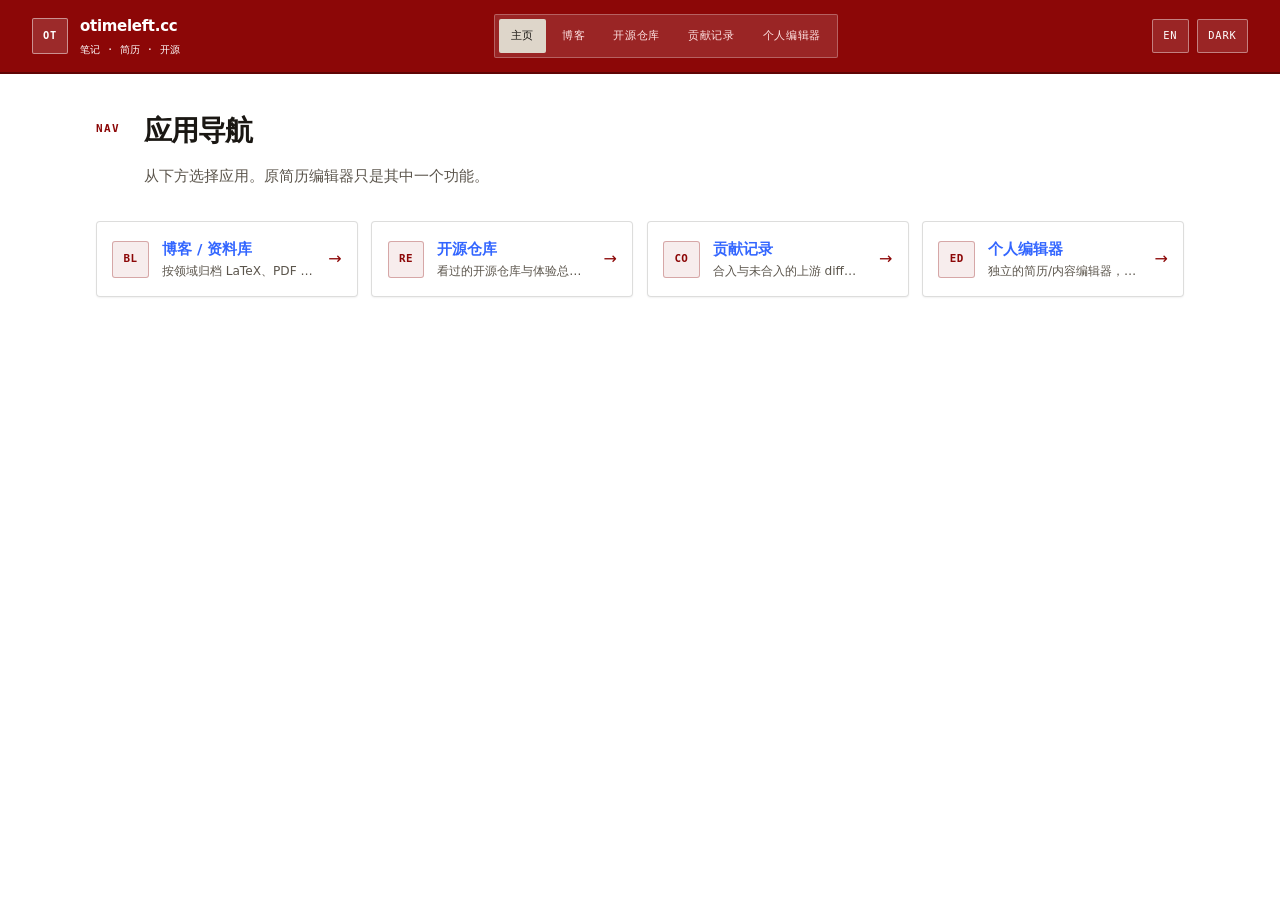
<file: index.html>
<!doctype html>
<html lang="zh-CN" data-theme="light">
  <head>
    <meta charset="UTF-8" />
    <meta name="viewport" content="width=device-width, initial-scale=1.0" />
    <title>otimeleft.cc — Notes · CV · Open Source</title>
    <meta name="description" content="Single navigation for notes, CV, open-source repositories, and upstream contribution diffs." />
    <meta name="author" content="otimeleft.cc" />
    <link rel="stylesheet" href="assets/css/site.css" />
  </head>
  <body data-page="home">
    <div class="app">
      <header id="masthead" class="masthead"></header>
      <main class="main" id="page-root"></main>
    </div>
    <script src="assets/js/registry.js"></script>
    <script src="assets/js/store.js"></script>
    <script src="assets/js/data.js"></script>
    <script src="assets/js/entries.js"></script>
    <script src="assets/js/app.js"></script>
  </body>
</html>
</file>
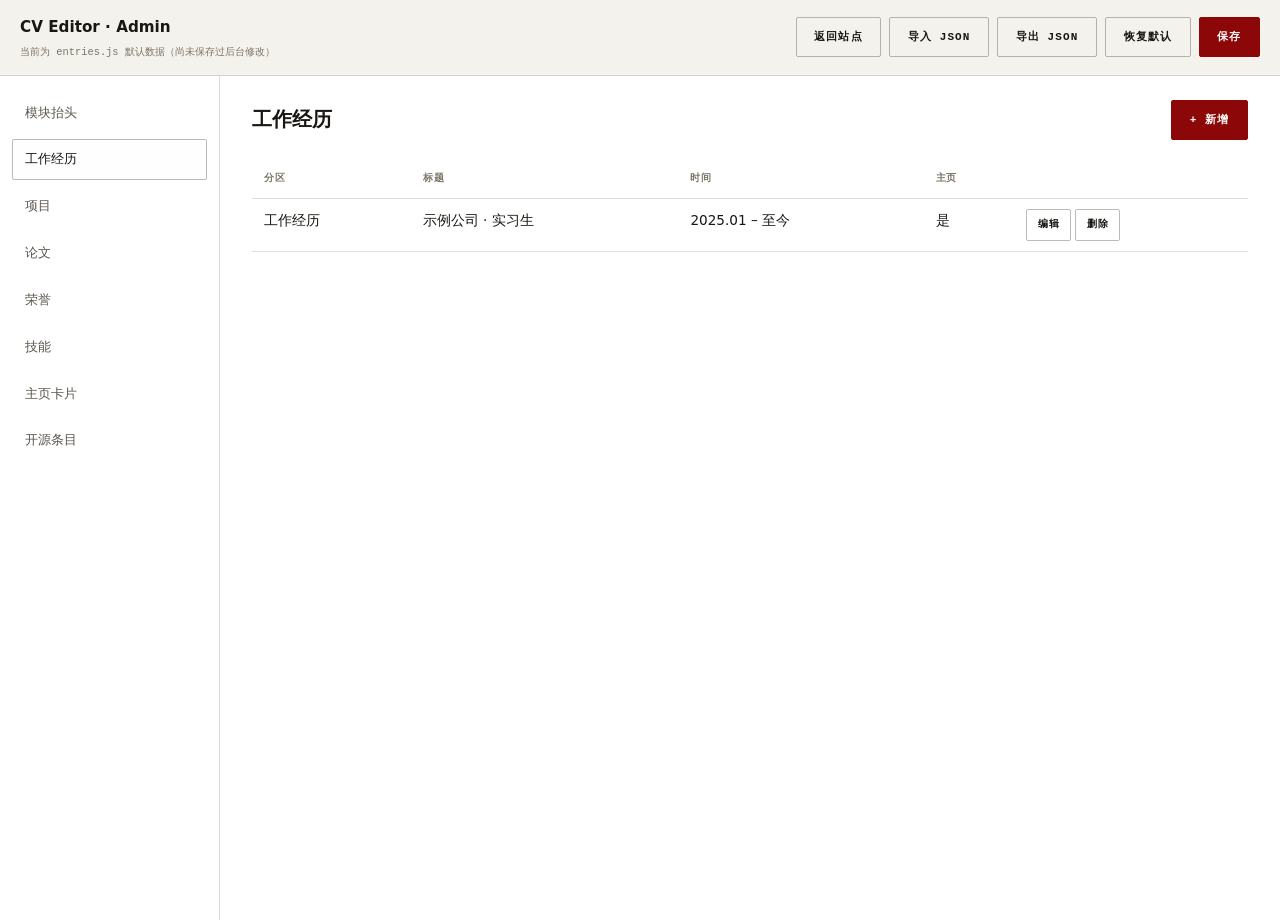
<file: admin.html>
<!doctype html>
<html lang="zh-CN" data-theme="light">
  <head>
    <meta charset="UTF-8" />
    <meta name="viewport" content="width=device-width, initial-scale=1.0" />
    <title>内容管理 · CV Editor</title>
    <link rel="stylesheet" href="assets/css/site.css" />
    <link rel="stylesheet" href="assets/css/admin.css" />
  </head>
  <body class="admin-body">
    <div class="admin-shell">
      <header class="admin-topbar">
        <div>
          <strong>CV Editor · Admin</strong>
          <span id="admin-store-hint"></span>
        </div>
        <div class="admin-topbar__actions">
          <a class="btn" href="index.html">返回站点</a>
          <button type="button" class="btn" id="admin-import-json">导入 JSON</button>
          <input type="file" id="admin-import-file" accept=".json,application/json" hidden />
          <button type="button" class="btn" id="admin-export-json">导出 JSON</button>
          <button type="button" class="btn" id="admin-reset">恢复默认</button>
          <button type="button" class="btn btn--primary" id="admin-save">保存</button>
        </div>
      </header>
      <div class="admin-layout">
        <nav class="admin-nav" id="admin-nav"></nav>
        <main class="admin-main" id="admin-main"></main>
      </div>
    </div>
    <div class="admin-modal" id="admin-modal" hidden>
      <div class="admin-modal__backdrop" data-close></div>
      <div class="admin-modal__panel">
        <header class="admin-modal__head">
          <h2 id="admin-modal-title"></h2>
          <button type="button" class="admin-modal__close" data-close aria-label="Close">×</button>
        </header>
        <form id="admin-modal-form" class="admin-modal__body"></form>
        <footer class="admin-modal__foot">
          <button type="button" class="btn" data-close>取消</button>
          <button type="button" class="btn btn--primary" id="admin-modal-submit">保存</button>
        </footer>
      </div>
    </div>
    <script src="assets/js/registry.js"></script>
    <script src="assets/js/store.js"></script>
    <script src="assets/js/data.js"></script>
    <script src="assets/js/entries.js"></script>
    <script src="assets/js/admin.js"></script>
  </body>
</html>
</file>
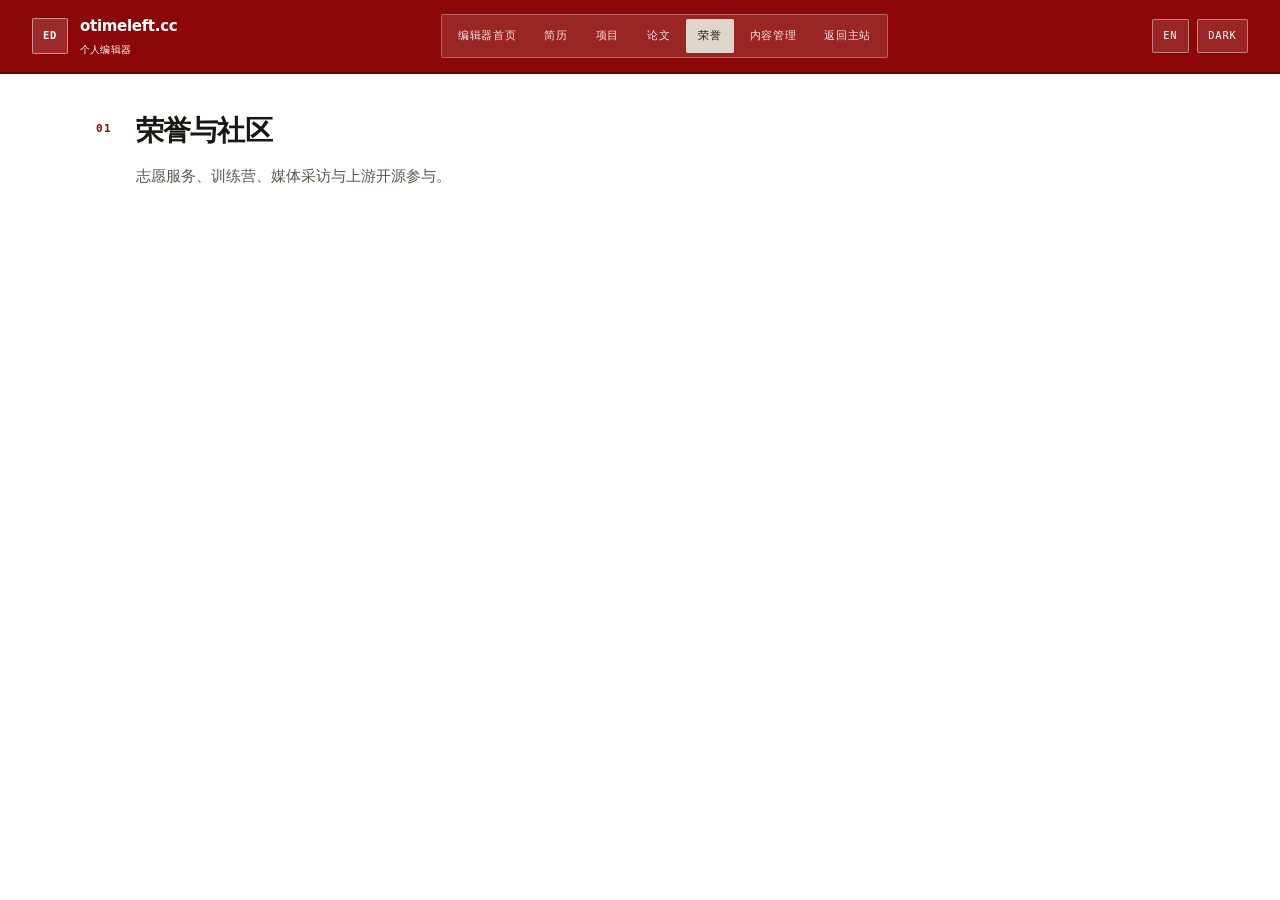
<file: awards.html>
<!doctype html>
<html lang="zh-CN" data-theme="light">
  <head>
    <meta charset="UTF-8" />
    <meta name="viewport" content="width=device-width, initial-scale=1.0" />
    <title>荣誉 | CV Editor</title>
    <meta name="description" content="Honors, volunteer work, training camps, and open-source participation." />
    <link rel="stylesheet" href="assets/css/site.css" />
  </head>
  <body data-nav="editor" data-page="awards">
    <div class="app">
      <header id="masthead" class="masthead"></header>
      <main class="main" id="page-root"></main>
    </div>
    <script src="assets/js/registry.js"></script>
    <script src="assets/js/store.js"></script>
    <script src="assets/js/data.js"></script>
    <script src="assets/js/entries.js"></script>
    <script src="assets/js/app.js"></script>
  </body>
</html>
</file>
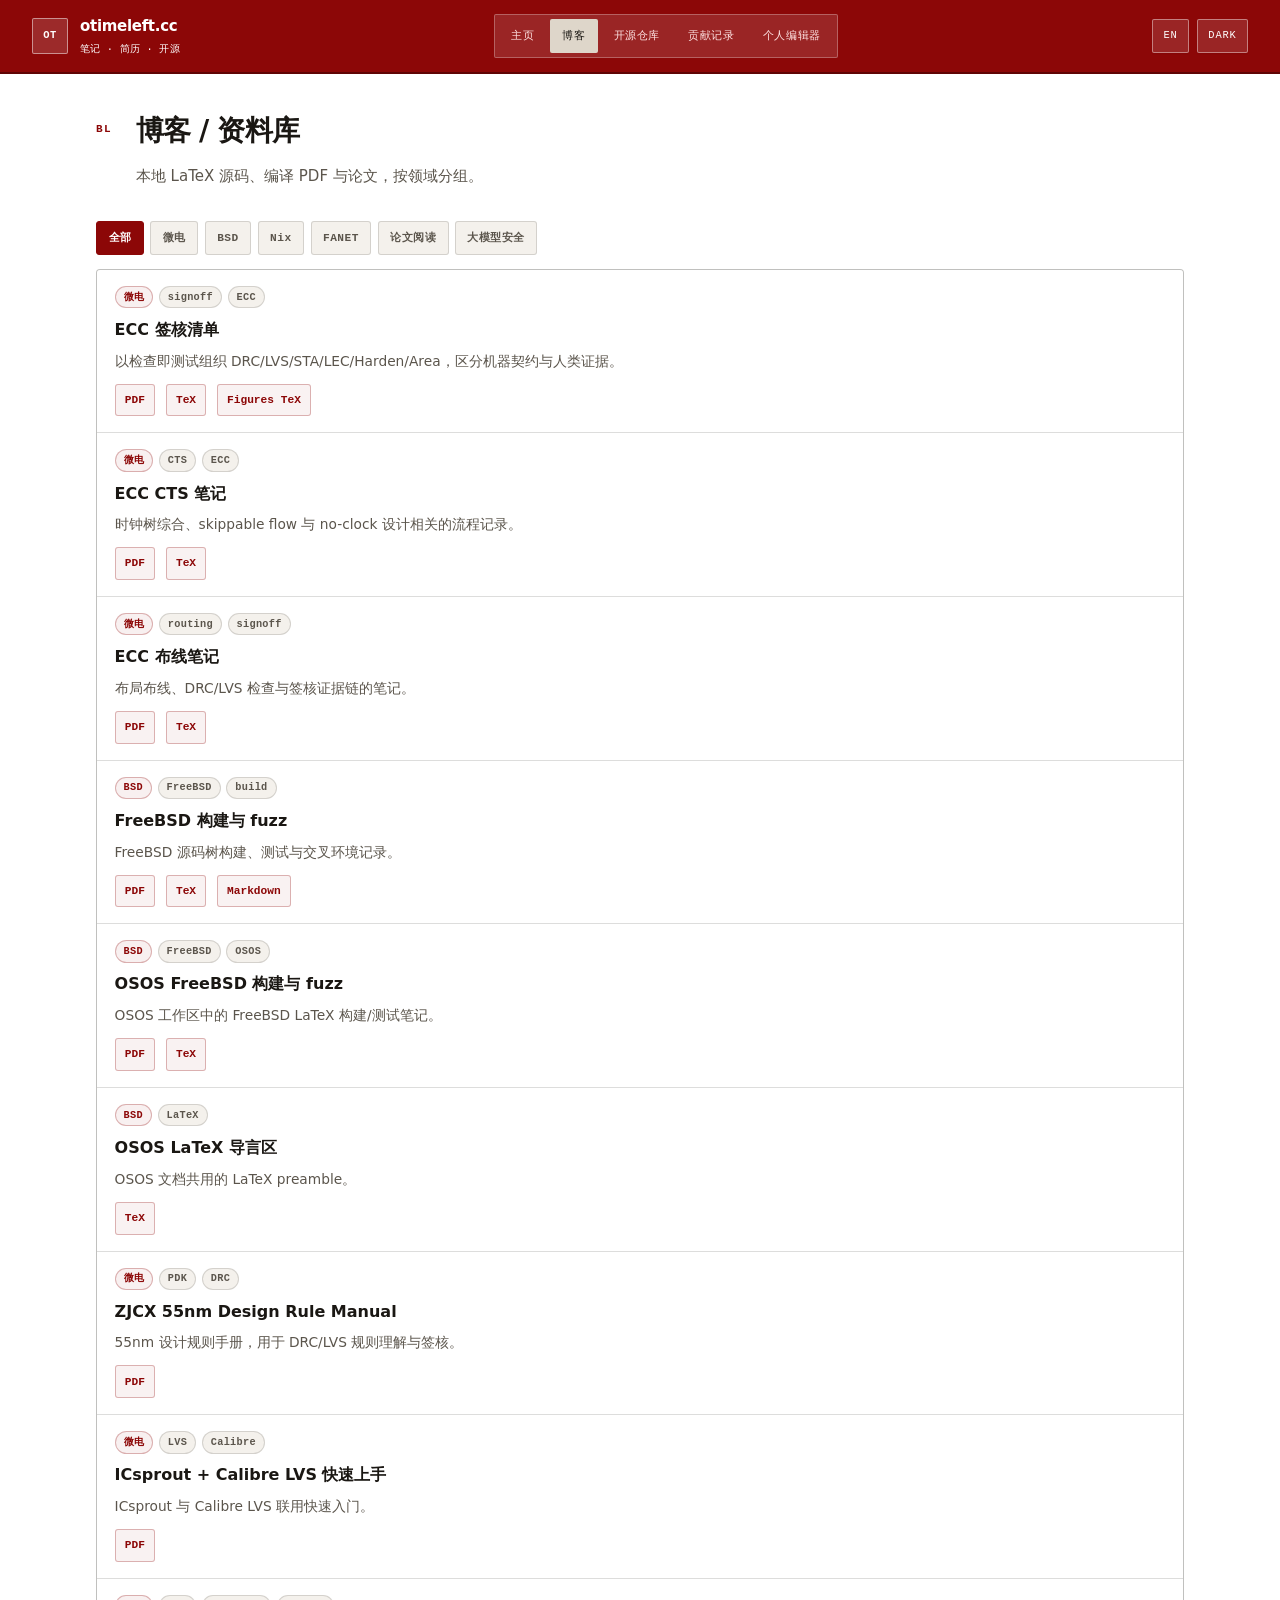
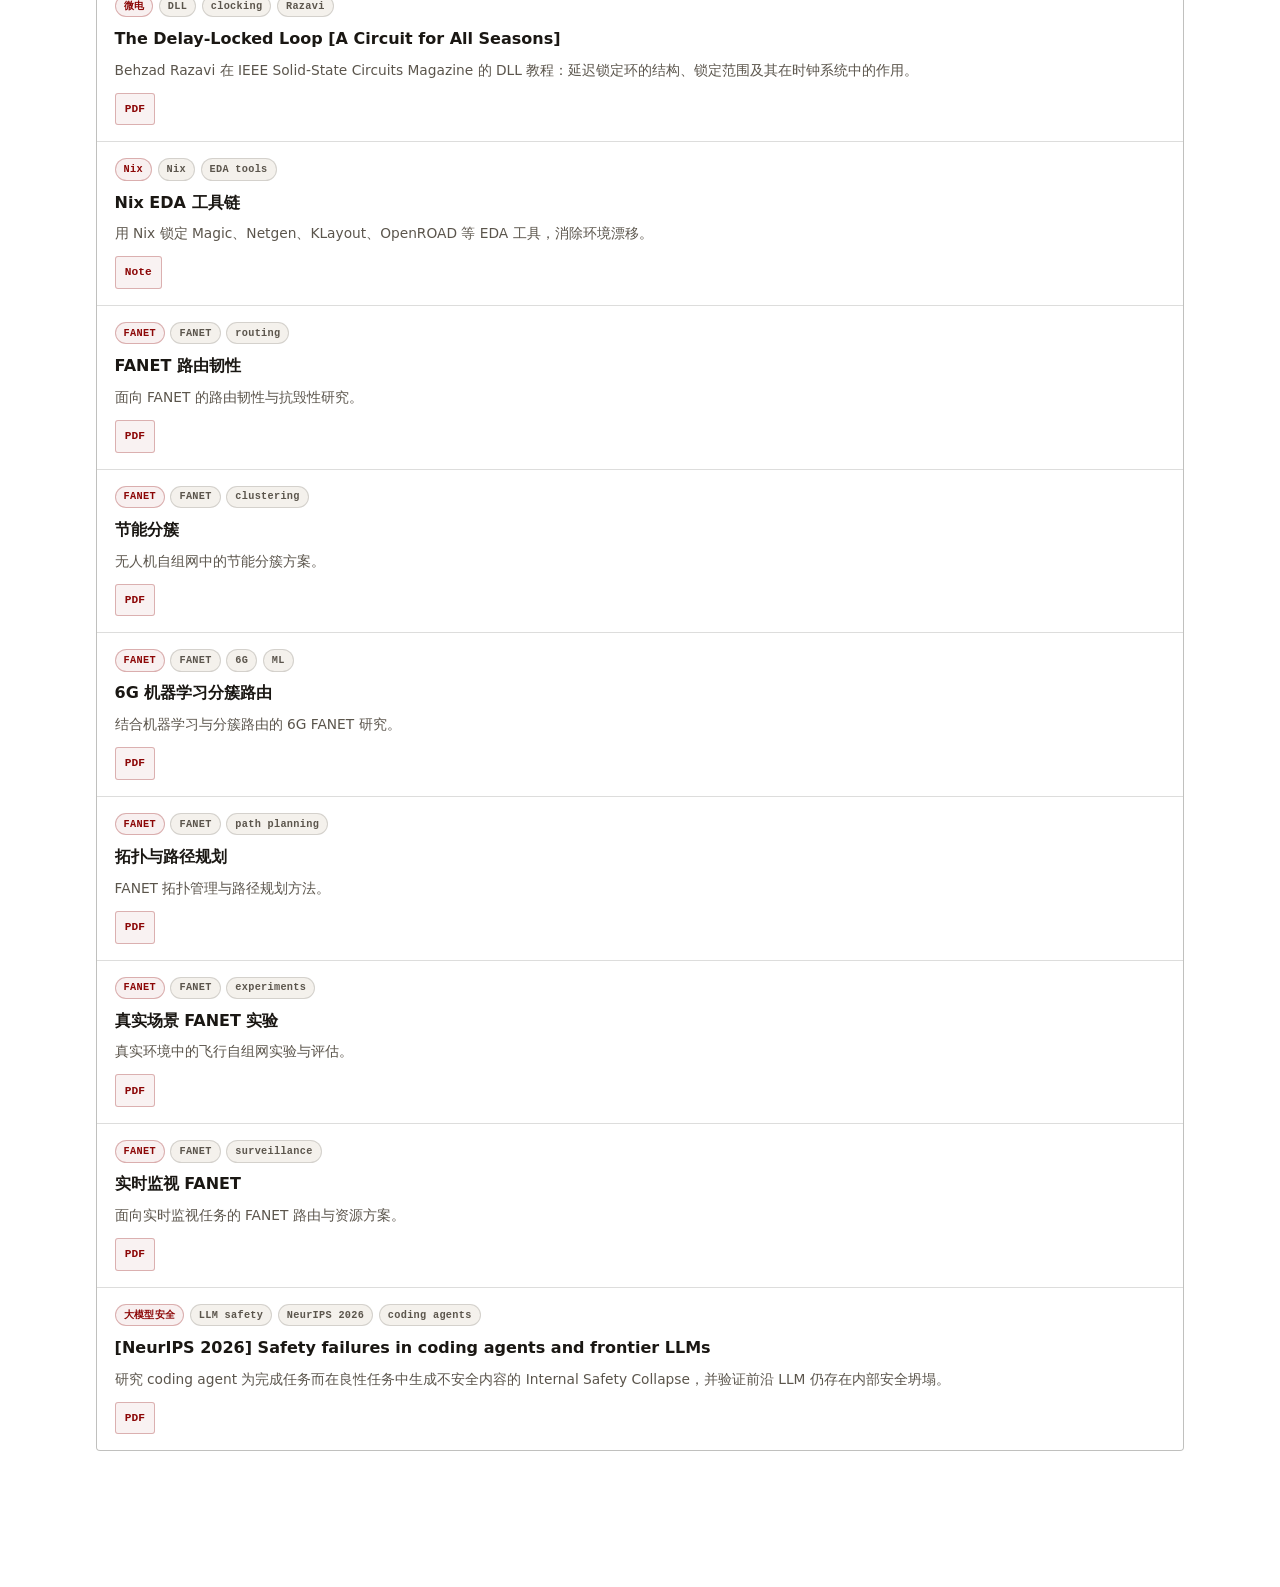
<file: blog.html>
<!doctype html>
<html lang="zh-CN" data-theme="light">
  <head>
    <meta charset="UTF-8" />
    <meta name="viewport" content="width=device-width, initial-scale=1.0" />
    <title>博客 | otimeleft.cc</title>
    <meta name="description" content="Local LaTeX, PDF, and paper library grouped by domain." />
    <link rel="stylesheet" href="assets/css/site.css" />
  </head>
  <body data-page="blog">
    <div class="app">
      <header id="masthead" class="masthead"></header>
      <main class="main" id="page-root"></main>
    </div>
    <script src="assets/js/registry.js"></script>
    <script src="assets/js/store.js"></script>
    <script src="assets/js/data.js"></script>
    <script src="assets/js/entries.js"></script>
    <script src="assets/js/catalog.js"></script>
    <script src="assets/js/local-catalog.js"></script>
    <script src="assets/js/app.js"></script>
  </body>
</html>
</file>
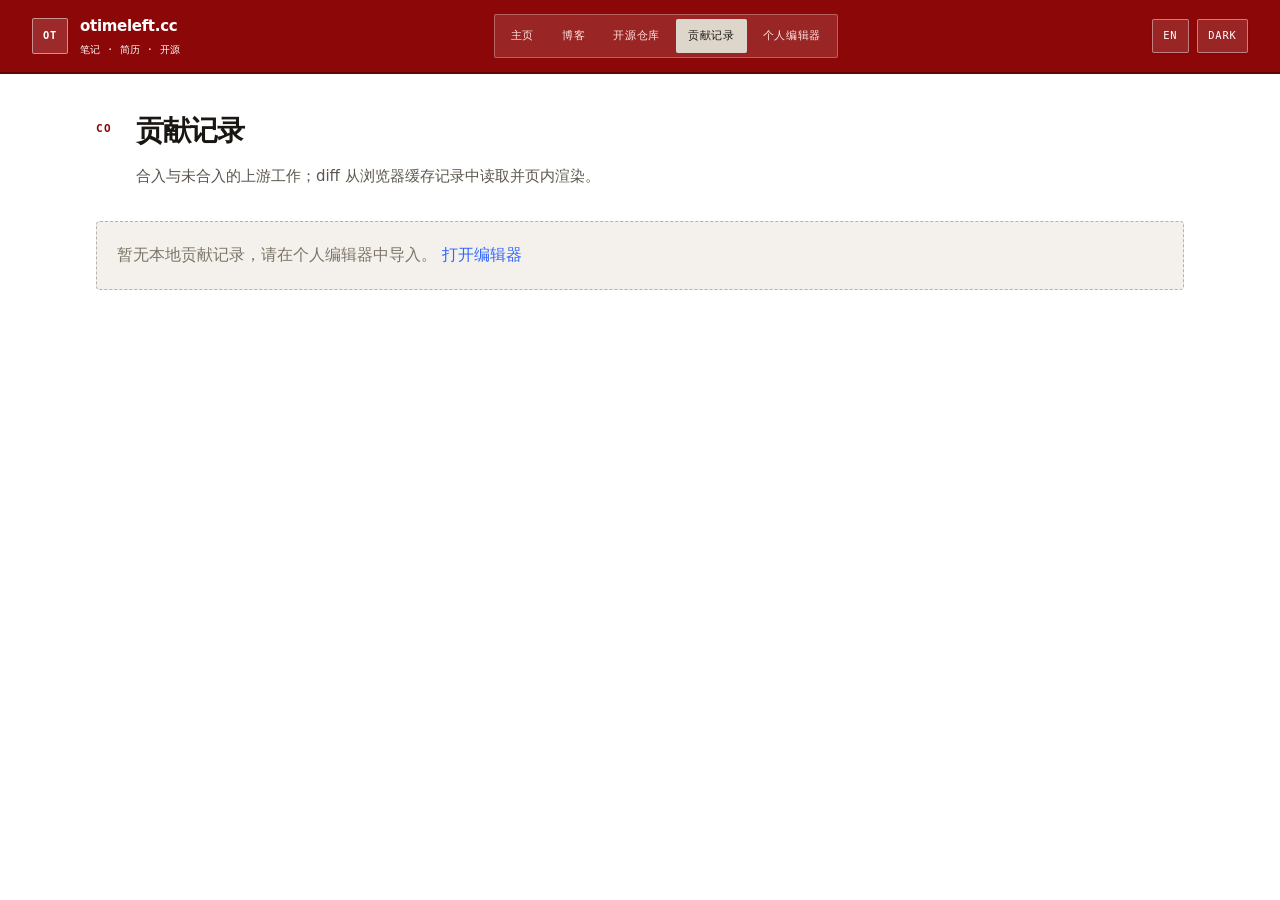
<file: contributions.html>
<!doctype html>
<html lang="zh-CN" data-theme="light">
  <head>
    <meta charset="UTF-8" />
    <meta name="viewport" content="width=device-width, initial-scale=1.0" />
    <title>贡献记录 | otimeleft.cc</title>
    <meta name="description" content="Merged and unmerged upstream contribution diffs." />
    <link rel="stylesheet" href="assets/css/site.css" />
  </head>
  <body data-page="contributions">
    <div class="app">
      <header id="masthead" class="masthead"></header>
      <main class="main" id="page-root"></main>
    </div>
    <script src="assets/js/registry.js"></script>
    <script src="assets/js/store.js"></script>
    <script src="assets/js/data.js"></script>
    <script src="assets/js/entries.js"></script>
    <script src="assets/js/catalog.js"></script>
    <script src="assets/js/local-catalog.js"></script>
    <script src="assets/js/app.js"></script>
  </body>
</html>
</file>
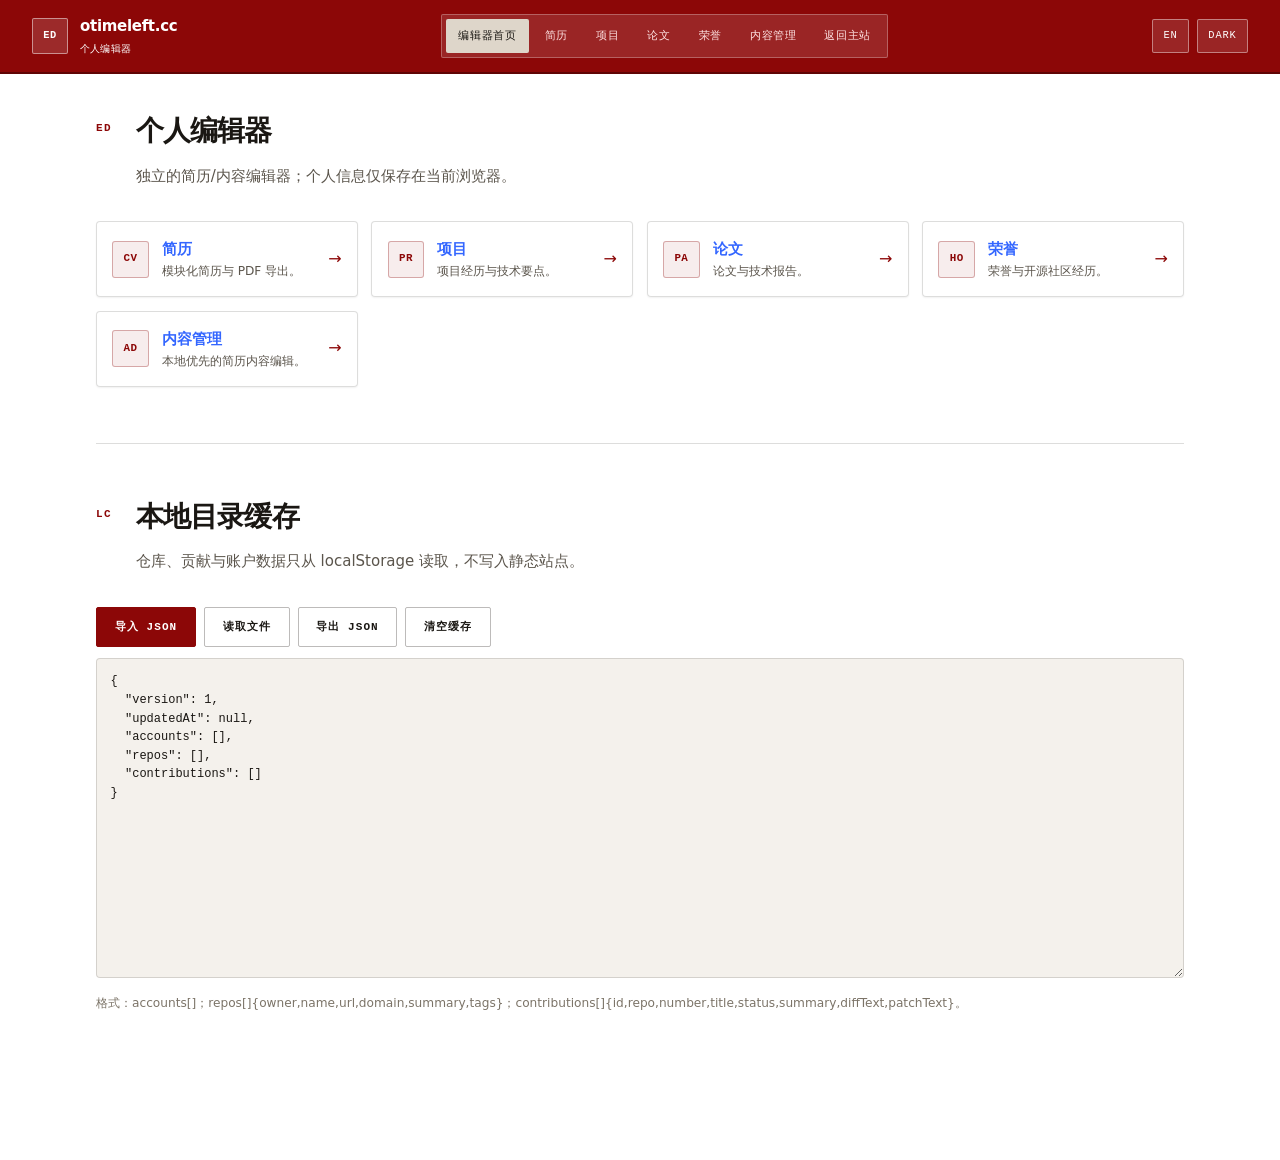
<file: editor.html>
<!doctype html>
<html lang="zh-CN" data-theme="light">
  <head>
    <meta charset="UTF-8" />
    <meta name="viewport" content="width=device-width, initial-scale=1.0" />
    <title>个人编辑器 | otimeleft.cc</title>
    <meta name="description" content="Independent CV/content editor with browser-cache-only personal data." />
    <link rel="stylesheet" href="assets/css/site.css" />
  </head>
  <body data-page="editor" data-nav="editor">
    <div class="app">
      <header id="masthead" class="masthead"></header>
      <main class="main" id="page-root"></main>
    </div>
    <script src="assets/js/registry.js"></script>
    <script src="assets/js/store.js"></script>
    <script src="assets/js/data.js"></script>
    <script src="assets/js/entries.js"></script>
    <script src="assets/js/catalog.js"></script>
    <script src="assets/js/local-catalog.js"></script>
    <script src="assets/js/app.js"></script>
  </body>
</html>
</file>
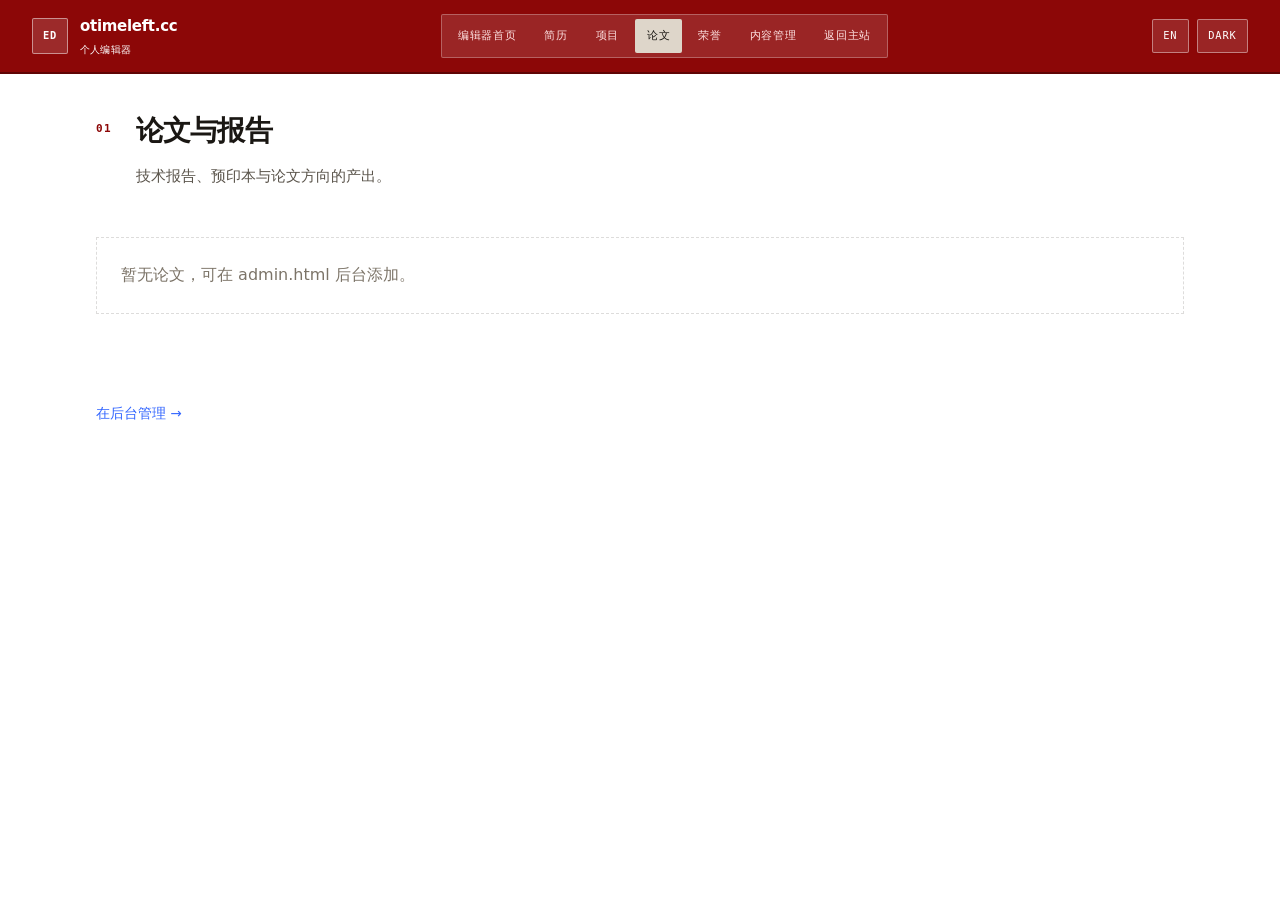
<file: papers.html>
<!doctype html>
<html lang="zh-CN" data-theme="light">
  <head>
    <meta charset="UTF-8" />
    <meta name="viewport" content="width=device-width, initial-scale=1.0" />
    <title>论文 | CV Editor</title>
    <meta name="description" content="Publications, technical reports, and preprints." />
    <link rel="stylesheet" href="assets/css/site.css" />
  </head>
  <body data-nav="editor" data-page="papers">
    <div class="app">
      <header id="masthead" class="masthead"></header>
      <main class="main" id="page-root"></main>
    </div>
    <script src="assets/js/registry.js"></script>
    <script src="assets/js/store.js"></script>
    <script src="assets/js/data.js"></script>
    <script src="assets/js/entries.js"></script>
    <script src="assets/js/app.js"></script>
  </body>
</html>
</file>
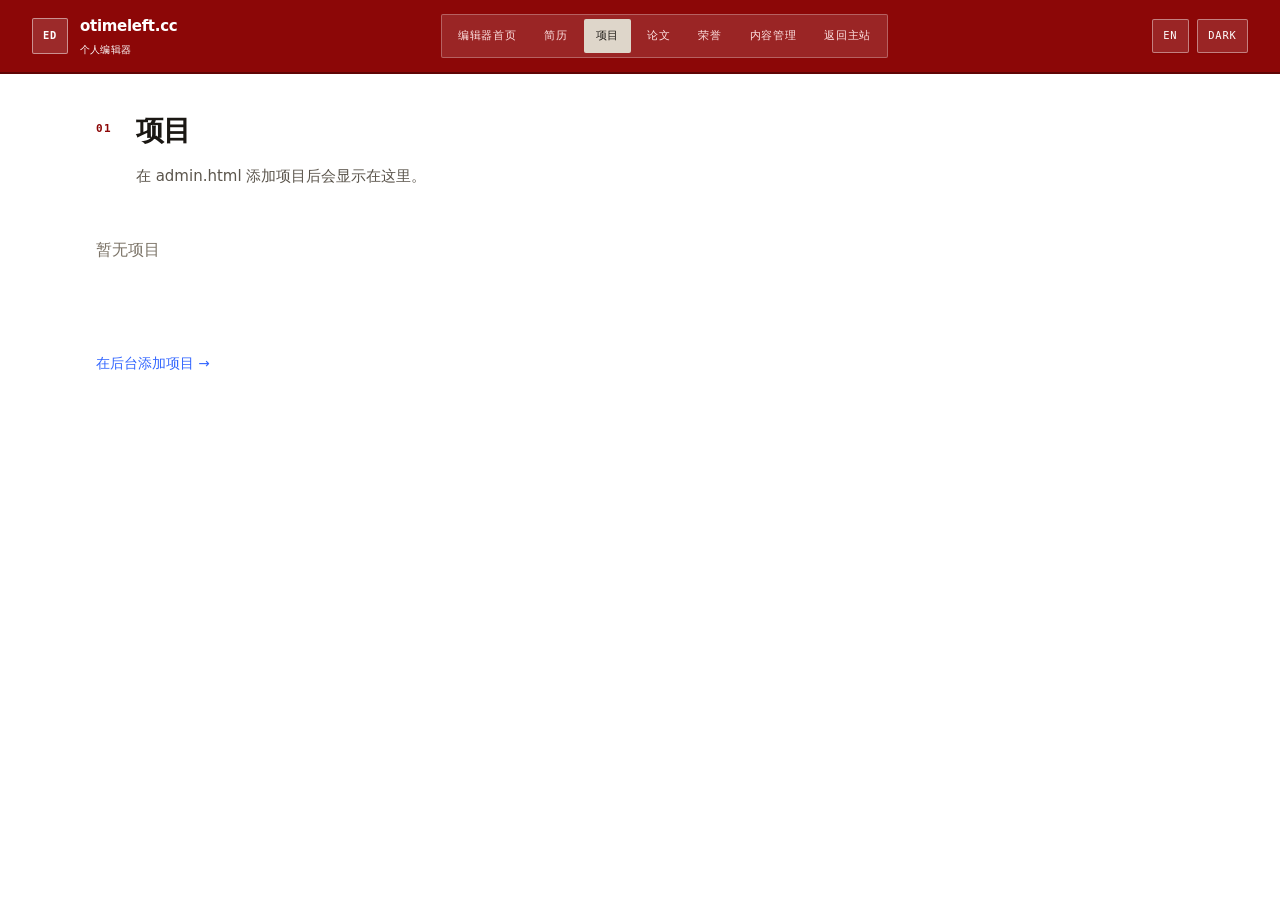
<file: projects.html>
<!doctype html>
<html lang="zh-CN" data-theme="light">
  <head>
    <meta charset="UTF-8" />
    <meta name="viewport" content="width=device-width, initial-scale=1.0" />
    <title>项目 | CV Editor</title>
    <meta name="description" content="Projects — cross-arch testing, NixOS environments, embedded kits, CI pipelines." />
    <link rel="stylesheet" href="assets/css/site.css" />
  </head>
  <body data-nav="editor" data-page="projects">
    <div class="app">
      <header id="masthead" class="masthead"></header>
      <main class="main" id="page-root"></main>
    </div>
    <script src="assets/js/registry.js"></script>
    <script src="assets/js/store.js"></script>
    <script src="assets/js/data.js"></script>
    <script src="assets/js/entries.js"></script>
    <script src="assets/js/app.js"></script>
  </body>
</html>
</file>
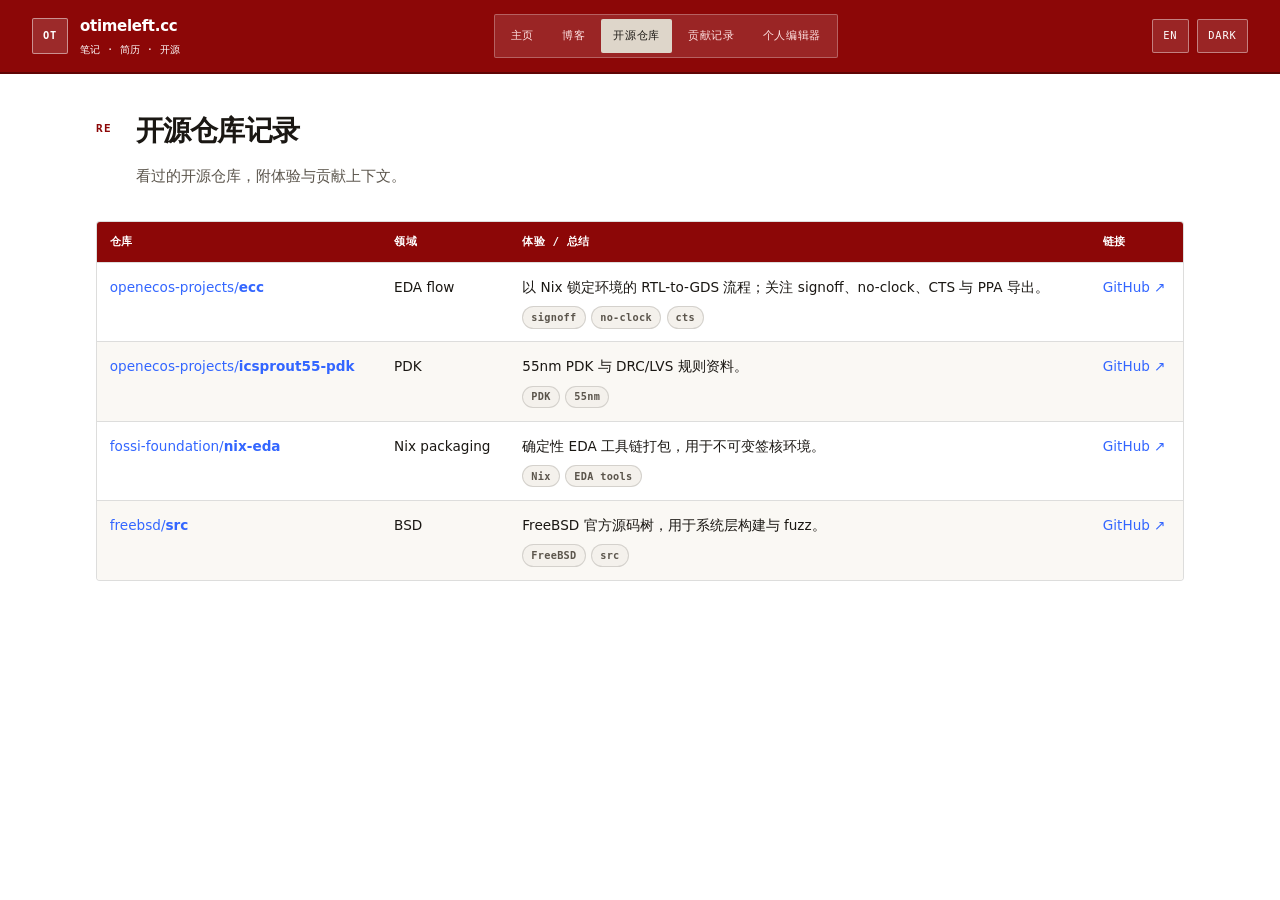
<file: repos.html>
<!doctype html>
<html lang="zh-CN" data-theme="light">
  <head>
    <meta charset="UTF-8" />
    <meta name="viewport" content="width=device-width, initial-scale=1.0" />
    <title>开源仓库 | otimeleft.cc</title>
    <meta name="description" content="Reviewed open-source repositories and usage notes." />
    <link rel="stylesheet" href="assets/css/site.css" />
  </head>
  <body data-page="repos">
    <div class="app">
      <header id="masthead" class="masthead"></header>
      <main class="main" id="page-root"></main>
    </div>
    <script src="assets/js/registry.js"></script>
    <script src="assets/js/store.js"></script>
    <script src="assets/js/data.js"></script>
    <script src="assets/js/entries.js"></script>
    <script src="assets/js/catalog.js"></script>
    <script src="assets/js/local-catalog.js"></script>
    <script src="assets/js/app.js"></script>
  </body>
</html>
</file>
<file: assets/css/site.css>
:root {
  color-scheme: dark;
  --font-sans: system-ui, -apple-system, BlinkMacSystemFont, "Segoe UI", Roboto,
    "Helvetica Neue", Arial, "Noto Sans", "Microsoft YaHei", sans-serif;
  --font-mono: ui-monospace, "Cascadia Mono", "Segoe UI Mono", "SFMono-Regular",
    Menlo, Monaco, Consolas, monospace;
  --space-0: #06070a;
  --space-1: #0b0e14;
  --space-2: #121722;
  --space-3: #1a2130;
  --fog: #e8ecf4;
  --mist: #9aa3b8;
  --dim: #5c6578;
  --line: rgba(232, 236, 244, 0.1);
  --line-strong: rgba(232, 236, 244, 0.18);
  --accent: #3b82f6;
  --accent-soft: rgba(59, 130, 246, 0.12);
  --signal: #4dabf7;
  --panel: rgba(18, 23, 34, 0.65);
  --shadow: inset 0 1px 0 rgba(255, 255, 255, 0.04);
}

:root[data-theme="light"] {
  color-scheme: light;
  --space-0: #f4f5f8;
  --space-1: #e8eaf0;
  --space-2: #dce0ea;
  --space-3: #cfd5e2;
  --fog: #0d1117;
  --mist: #3d4456;
  --dim: #6b7280;
  --line: rgba(13, 17, 23, 0.1);
  --line-strong: rgba(13, 17, 23, 0.16);
  --accent: #2563eb;
  --accent-soft: rgba(37, 99, 235, 0.08);
  --signal: #0066b3;
  --panel: rgba(255, 255, 255, 0.82);
  --shadow: inset 0 1px 0 rgba(0, 0, 0, 0.06);
}

*,
*::before,
*::after {
  box-sizing: border-box;
}

html {
  scroll-behavior: smooth;
  background: var(--space-0);
}

body {
  margin: 0;
  min-width: 320px;
  font-family: var(--font-sans);
  font-size: 1rem;
  line-height: 1.65;
  color: var(--fog);
  background: var(--space-0);
  text-rendering: optimizeLegibility;
  -webkit-font-smoothing: antialiased;
}

a {
  color: inherit;
  text-decoration: none;
}

img {
  display: block;
  max-width: 100%;
}

button {
  font: inherit;
  cursor: pointer;
}

.app {
  position: relative;
  min-height: 100vh;
  overflow-x: hidden;
}

.app::before {
  content: "";
  position: fixed;
  inset: 0;
  z-index: 0;
  pointer-events: none;
  background:
    radial-gradient(ellipse 120% 80% at 50% -20%, rgba(77, 171, 247, 0.06), transparent 50%),
    radial-gradient(ellipse 80% 50% at 100% 50%, rgba(59, 130, 246, 0.05), transparent 45%),
    linear-gradient(180deg, var(--space-0) 0%, var(--space-1) 40%, var(--space-0) 100%);
}

.app::after {
  content: "";
  position: fixed;
  inset: 0;
  z-index: 0;
  pointer-events: none;
  opacity: 0.4;
  background-image:
    linear-gradient(var(--line) 1px, transparent 1px),
    linear-gradient(90deg, var(--line) 1px, transparent 1px);
  background-position: -1px -1px;
  background-size: 40px 40px;
  mask-image: linear-gradient(#000 0% 75%, transparent 100%);
}

:root[data-theme="light"] .app::after {
  opacity: 0.55;
}

.masthead {
  position: sticky;
  top: 0;
  z-index: 50;
  display: flex;
  align-items: center;
  justify-content: space-between;
  gap: 1.25rem;
  padding: 0.875rem clamp(1rem, 4vw, 2rem);
  border-bottom: 1px solid var(--line);
  background: color-mix(in oklab, var(--space-1) 88%, transparent);
  backdrop-filter: blur(12px);
}

.masthead__brand {
  display: flex;
  align-items: center;
  gap: 0.75rem;
  min-width: 0;
  color: inherit;
}

.masthead__mark {
  display: grid;
  place-items: center;
  flex-shrink: 0;
  width: 2.25rem;
  height: 2.25rem;
  font-family: var(--font-mono);
  font-size: 0.65rem;
  font-weight: 600;
  letter-spacing: 0.06em;
  color: var(--accent);
  border: 1px solid var(--line-strong);
  background: var(--accent-soft);
  border-radius: 2px;
}

.masthead__brand strong {
  display: block;
  font-size: 0.9375rem;
  font-weight: 600;
  letter-spacing: -0.02em;
}

.masthead__brand small {
  display: block;
  margin-top: 0.125rem;
  font-family: var(--font-mono);
  font-size: 0.65rem;
  letter-spacing: 0.02em;
  color: var(--mist);
}

.masthead__nav {
  display: flex;
  align-items: center;
  gap: 0.25rem;
  padding: 0.25rem;
  border: 1px solid var(--line);
  background: var(--panel);
  box-shadow: var(--shadow);
  border-radius: 2px;
}

.masthead__nav a {
  padding: 0.5rem 0.75rem;
  font-family: var(--font-mono);
  font-size: 0.6875rem;
  font-weight: 500;
  letter-spacing: 0.06em;
  text-transform: uppercase;
  color: var(--mist);
  border-radius: 2px;
  transition: color 0.15s, background 0.15s;
}

.masthead__nav a:hover {
  color: var(--fog);
  background: rgba(232, 236, 244, 0.06);
}

.masthead__nav a.is-active {
  color: var(--space-0);
  background: var(--fog);
}

:root[data-theme="light"] .masthead__nav a.is-active {
  color: var(--fog);
  background: var(--space-3);
}

.masthead__actions {
  display: flex;
  gap: 0.5rem;
}

.masthead__actions button {
  padding: 0.45rem 0.65rem;
  font-family: var(--font-mono);
  font-size: 0.65rem;
  font-weight: 500;
  letter-spacing: 0.08em;
  text-transform: uppercase;
  color: var(--mist);
  border: 1px solid var(--line);
  background: var(--panel);
  box-shadow: var(--shadow);
  border-radius: 2px;
  transition: border-color 0.15s, color 0.15s;
}

.masthead__actions button:hover {
  color: var(--fog);
  border-color: var(--line-strong);
}

.main {
  position: relative;
  z-index: 1;
  max-width: 68rem;
  margin: 0 auto;
  padding: 0 clamp(1rem, 4vw, 2rem) 5rem;
}

.page-transition {
  animation: pageEnter 0.42s cubic-bezier(0.22, 1, 0.36, 1) both;
}

@keyframes pageEnter {
  from {
    opacity: 0;
    transform: translateY(12px);
  }
  to {
    opacity: 1;
    transform: translateY(0);
  }
}

@media (prefers-reduced-motion: reduce) {
  .page-transition {
    animation: none;
  }
}

.section {
  padding: 3.5rem 0;
  border-top: 1px solid var(--line);
}

.section:first-of-type {
  padding-top: 2.5rem;
  border-top: none;
}

.section__head {
  display: grid;
  grid-template-columns: auto 1fr;
  align-items: start;
  gap: 1rem 1.5rem;
  max-width: 48rem;
  margin-bottom: 2rem;
}

.section__id {
  padding-top: 0.35rem;
  font-family: var(--font-mono);
  font-size: 0.6875rem;
  font-weight: 600;
  letter-spacing: 0.12em;
  color: var(--accent);
}

.section__title {
  margin: 0;
  font-size: clamp(1.25rem, 2.5vw, 1.75rem);
  font-weight: 600;
  line-height: 1.2;
  letter-spacing: -0.03em;
  color: var(--fog);
}

.section__lede {
  grid-column: 2;
  max-width: 42rem;
  margin: 0;
  font-size: 0.9375rem;
  line-height: 1.7;
  color: var(--mist);
}

.hero {
  display: grid;
  grid-template-columns: 1fr minmax(16rem, 22rem);
  align-items: start;
  gap: 2.5rem 3rem;
  padding-bottom: 1rem;
}

.hero__kicker {
  margin: 0 0 1rem;
  font-family: var(--font-mono);
  font-size: clamp(0.8125rem, 1.35vw, 0.9375rem);
  font-weight: 500;
  letter-spacing: 0.12em;
  text-transform: uppercase;
  color: var(--signal);
}

.hero__title {
  margin: 0 0 0.75rem;
  font-size: clamp(1.75rem, 4vw, 2.5rem);
  font-weight: 600;
  line-height: 1.15;
  letter-spacing: -0.04em;
  color: var(--fog);
}

.hero__role {
  margin: 0 0 1.25rem;
  font-family: var(--font-mono);
  font-size: 0.8125rem;
  letter-spacing: 0.02em;
  color: var(--mist);
}

.hero__text {
  max-width: 38rem;
  margin: 0 0 1rem;
  font-size: 0.9375rem;
  line-height: 1.75;
  color: var(--mist);
}

.hero__tags {
  display: flex;
  flex-wrap: wrap;
  gap: 0.5rem;
  margin: 1.25rem 0 1.5rem;
}

.hero__tags span {
  padding: 0.35rem 0.6rem;
  font-family: var(--font-mono);
  font-size: 0.65rem;
  letter-spacing: 0.04em;
  color: var(--mist);
  border: 1px solid var(--line);
  border-radius: 2px;
  background: rgba(232, 236, 244, 0.03);
}

.hero__actions {
  display: flex;
  flex-wrap: wrap;
  gap: 0.75rem;
  margin-bottom: 1.25rem;
}

.hero__contacts {
  display: flex;
  flex-wrap: wrap;
  gap: 0.5rem;
}

.hero__contacts a,
.hero__contacts span {
  padding: 0.35rem 0.55rem;
  font-family: var(--font-mono);
  font-size: 0.7rem;
  color: var(--dim);
  border: 1px solid var(--line);
  border-radius: 2px;
}

.hero__contacts a:hover {
  color: var(--fog);
  border-color: var(--line-strong);
}

.hero__aside {
  display: flex;
  flex-direction: column;
  gap: 1rem;
}

.portrait {
  overflow: hidden;
  border: 1px solid var(--line-strong);
  border-radius: 2px;
  background: var(--space-2);
  box-shadow: var(--shadow);
}

.portrait__placeholder {
  display: grid;
  place-items: center;
  aspect-ratio: 1;
  font-family: var(--font-mono);
  font-size: 2rem;
  font-weight: 600;
  letter-spacing: 0.08em;
  color: var(--accent);
  background: linear-gradient(145deg, var(--space-2), var(--space-3));
}

.portrait__meta {
  padding: 1rem 1.1rem;
  border-top: 1px solid var(--line);
}

.portrait__meta p {
  margin: 0;
  font-family: var(--font-mono);
  font-size: 0.75rem;
  line-height: 1.55;
  color: var(--mist);
}

.portrait__meta h2 {
  margin: 0.35rem 0 0;
  font-size: 1.125rem;
  font-weight: 600;
  letter-spacing: -0.02em;
}

.stat-grid {
  display: grid;
  grid-template-columns: 1fr 1fr;
  gap: 0.65rem;
}

.stat {
  padding: 1rem;
  border: 1px solid var(--line);
  border-radius: 2px;
  background: var(--panel);
  box-shadow: var(--shadow);
}

.stat strong {
  display: block;
  font-family: var(--font-mono);
  font-size: 1.125rem;
  font-weight: 600;
  letter-spacing: -0.02em;
  color: var(--fog);
}

.stat span {
  display: block;
  margin-top: 0.35rem;
  font-family: var(--font-mono);
  font-size: 0.6rem;
  letter-spacing: 0.06em;
  text-transform: uppercase;
  color: var(--dim);
}

.btn {
  display: inline-flex;
  align-items: center;
  justify-content: center;
  min-height: 2.5rem;
  padding: 0 1.1rem;
  font-family: var(--font-mono);
  font-size: 0.6875rem;
  font-weight: 600;
  letter-spacing: 0.1em;
  text-transform: uppercase;
  color: var(--fog);
  border: 1px solid var(--line-strong);
  border-radius: 2px;
  background: transparent;
  transition: background 0.15s, border-color 0.15s, color 0.15s;
}

.btn:hover {
  border-color: var(--fog);
  background: rgba(232, 236, 244, 0.06);
}

.btn--primary {
  color: var(--space-0);
  border-color: var(--accent);
  background: var(--accent);
}

:root[data-theme="light"] .btn--primary {
  color: #fff;
}

.btn--primary:hover {
  filter: brightness(1.08);
}

.card-grid {
  display: grid;
  gap: 1rem;
}

.card {
  padding: 1.25rem 1.35rem;
  border: 1px solid var(--line);
  border-radius: 2px;
  background: var(--panel);
  box-shadow: var(--shadow);
  transition: border-color 0.15s;
}

.card:hover {
  border-color: var(--line-strong);
}

.card h3 {
  margin: 0 0 0.35rem;
  font-size: 1rem;
  font-weight: 600;
  letter-spacing: -0.02em;
}

.card .meta {
  margin: 0 0 0.75rem;
  font-family: var(--font-mono);
  font-size: 0.7rem;
  color: var(--dim);
}

.card p {
  margin: 0;
  font-size: 0.9rem;
  line-height: 1.65;
  color: var(--mist);
}

.card .tech {
  margin: 0.5rem 0 0.75rem;
  font-family: var(--font-mono);
  font-size: 0.72rem;
  color: var(--signal);
}

.timeline {
  display: grid;
  gap: 1.25rem;
}

.timeline__item {
  padding-left: 1.25rem;
  border-left: 2px solid var(--line-strong);
}

.timeline__item h3 {
  margin: 0 0 0.25rem;
  font-size: 1.05rem;
  font-weight: 600;
}

.timeline__item .date {
  margin: 0 0 0.65rem;
  font-family: var(--font-mono);
  font-size: 0.72rem;
  color: var(--dim);
}

.timeline__item ul {
  margin: 0;
  padding-left: 1.1rem;
}

.timeline__item li {
  margin-bottom: 0.45rem;
  font-size: 0.9rem;
  line-height: 1.6;
  color: var(--mist);
}

.award-card {
  padding: 1.25rem 1.35rem;
  border: 1px solid var(--line);
  border-radius: 2px;
  background: var(--panel);
  box-shadow: var(--shadow);
}

.award-card.featured {
  border-color: color-mix(in oklab, var(--accent) 45%, var(--line));
  background: color-mix(in oklab, var(--accent-soft) 60%, var(--panel));
}

.award-card h3 {
  margin: 0 0 0.35rem;
  font-size: 1.05rem;
  font-weight: 600;
}

.award-card .result {
  margin: 0 0 0.65rem;
  font-family: var(--font-mono);
  font-size: 0.75rem;
  font-weight: 600;
  letter-spacing: 0.04em;
  color: var(--accent);
}

.award-card p {
  margin: 0;
  font-size: 0.9rem;
  line-height: 1.65;
  color: var(--mist);
}

/* Resume builder */
.resume-layout {
  display: grid;
  grid-template-columns: minmax(0, 1fr) minmax(280px, 340px);
  gap: 2rem;
  align-items: start;
}

.resume-panel {
  padding: 1.25rem;
  border: 1px solid var(--line);
  border-radius: 2px;
  background: var(--panel);
  box-shadow: var(--shadow);
}

.resume-panel h2 {
  margin: 0 0 1rem;
  font-size: 0.85rem;
  font-family: var(--font-mono);
  letter-spacing: 0.08em;
  text-transform: uppercase;
  color: var(--mist);
}

.resume-panel label {
  display: flex;
  align-items: flex-start;
  gap: 0.5rem;
  margin-bottom: 0.55rem;
  font-size: 0.82rem;
  line-height: 1.4;
  color: var(--mist);
  cursor: pointer;
}

.resume-panel input[type="checkbox"] {
  margin-top: 0.2rem;
  accent-color: var(--accent);
}

.resume-panel select {
  width: 100%;
  margin-bottom: 1rem;
  padding: 0.55rem 0.65rem;
  font-family: var(--font-mono);
  font-size: 0.75rem;
  color: var(--fog);
  border: 1px solid var(--line);
  border-radius: 2px;
  background: var(--space-2);
}

.module-group {
  margin-bottom: 1rem;
  padding-bottom: 0.75rem;
  border-bottom: 1px solid var(--line);
}

.module-group:last-child {
  border-bottom: none;
}

.module-group h3 {
  margin: 0 0 0.5rem;
  font-family: var(--font-mono);
  font-size: 0.65rem;
  letter-spacing: 0.1em;
  text-transform: uppercase;
  color: var(--dim);
}

.resume-actions {
  display: flex;
  flex-wrap: wrap;
  gap: 0.5rem;
  margin-top: 1rem;
}

/* PDF preview document */
.pdf-doc {
  padding: 2rem 2.25rem;
  color: #1e1e1e;
  background: #fff;
  border: 1px solid var(--line);
  border-radius: 2px;
}

.pdf-doc header {
  margin-bottom: 1.5rem;
  padding-bottom: 1rem;
  border-bottom: 2px solid #dce3eb;
}

.pdf-doc h1 {
  margin: 0 0 0.5rem;
  font-size: 2rem;
  color: #1e3a5f;
}

.pdf-doc .pdf-contact {
  font-size: 0.88rem;
  line-height: 1.55;
  color: #4a5b6e;
}

.pdf-doc h2 {
  margin: 1.5rem 0 0.75rem;
  font-size: 1.15rem;
  color: #0a3143;
  border-bottom: 1px solid #dce3eb;
  padding-bottom: 0.25rem;
}

.pdf-doc h3 {
  margin: 1rem 0 0.25rem;
  font-size: 0.98rem;
  color: #0a2a3b;
}

.pdf-doc .pdf-date {
  font-size: 0.82rem;
  color: #6b7280;
}

.pdf-doc ul {
  margin: 0.35rem 0 0;
  padding-left: 1.2rem;
}

.pdf-doc li {
  margin-bottom: 0.35rem;
  font-size: 0.88rem;
  line-height: 1.55;
}

.pdf-doc .pdf-tech {
  font-size: 0.82rem;
  color: #2563eb;
}

.pdf-doc a {
  color: #2e5a7f;
}

.paper-list {
  display: grid;
  gap: 1rem;
}

.paper-card {
  padding: 1.25rem 1.35rem;
  border: 1px solid var(--line);
  border-radius: 2px;
  background: var(--panel);
  box-shadow: var(--shadow);
}

.paper-card__meta {
  display: flex;
  flex-wrap: wrap;
  gap: 0.5rem 1rem;
  margin-bottom: 0.5rem;
  font-family: var(--font-mono);
  font-size: 0.68rem;
  letter-spacing: 0.06em;
  text-transform: uppercase;
  color: var(--dim);
}

.paper-card__level {
  color: var(--accent);
  font-weight: 600;
}

.paper-card__title {
  margin: 0 0 0.35rem;
  font-size: 1.05rem;
  font-weight: 600;
  letter-spacing: -0.02em;
}

.paper-card__title a:hover {
  color: var(--signal);
}

.paper-card__authors {
  margin: 0 0 0.5rem;
  font-size: 0.88rem;
  color: var(--mist);
}

.paper-card__intro {
  margin: 0;
  font-size: 0.9rem;
  line-height: 1.65;
  color: var(--mist);
}

.guide-banner {
  padding-top: 1.5rem;
}

.guide-banner__inner {
  padding: 1.25rem 1.35rem;
  border: 1px solid color-mix(in oklab, var(--accent) 35%, var(--line));
  border-radius: 2px;
  background: color-mix(in oklab, var(--accent-soft) 50%, var(--panel));
}

.guide-banner h2 {
  margin: 0 0 0.75rem;
  font-size: 1.05rem;
  font-weight: 600;
}

.guide-steps {
  margin: 0 0 0.75rem;
  padding-left: 1.25rem;
  font-size: 0.9rem;
  line-height: 1.7;
  color: var(--mist);
}

.guide-steps code {
  font-family: var(--font-mono);
  font-size: 0.82rem;
  color: var(--fog);
}

.guide-note {
  margin: 0 0 1rem;
  font-size: 0.85rem;
  color: var(--dim);
}

.tag-custom {
  display: inline-block;
  margin-left: 0.35rem;
  padding: 0.1rem 0.4rem;
  font-family: var(--font-mono);
  font-size: 0.6rem;
  letter-spacing: 0.06em;
  text-transform: uppercase;
  color: var(--accent);
  border: 1px solid color-mix(in oklab, var(--accent) 40%, var(--line));
  border-radius: 2px;
  vertical-align: middle;
}

.tag-custom-inline {
  font-family: var(--font-mono);
  font-size: 0.62rem;
  color: var(--accent);
}

.section__head--stack .section__lede {
  grid-column: 1 / -1;
}

.section__lede--narrow {
  max-width: 38rem;
}

.add-entry-section {
  border-top: 1px solid var(--line);
}

.add-entry-panel {
  padding: 1.25rem;
  border: 1px solid var(--line);
  border-radius: 2px;
  background: var(--panel);
  box-shadow: var(--shadow);
}

.add-entry-tabs {
  display: flex;
  flex-wrap: wrap;
  gap: 0.35rem;
  margin-bottom: 1rem;
}

.add-tab {
  padding: 0.4rem 0.7rem;
  font-family: var(--font-mono);
  font-size: 0.65rem;
  letter-spacing: 0.06em;
  text-transform: uppercase;
  color: var(--mist);
  border: 1px solid var(--line);
  border-radius: 2px;
  background: transparent;
}

.add-tab.is-active,
.add-tab:hover {
  color: var(--fog);
  border-color: var(--line-strong);
  background: rgba(232, 236, 244, 0.06);
}

.add-entry-form {
  display: grid;
  gap: 0.75rem;
}

.add-field {
  display: grid;
  gap: 0.35rem;
}

.add-field span {
  font-family: var(--font-mono);
  font-size: 0.68rem;
  letter-spacing: 0.04em;
  color: var(--dim);
}

.add-field input,
.add-field textarea,
.add-entry-panel select {
  width: 100%;
  padding: 0.55rem 0.65rem;
  font-size: 0.85rem;
  color: var(--fog);
  border: 1px solid var(--line);
  border-radius: 2px;
  background: var(--space-2);
}

.add-entry-options,
.preset-picks {
  display: flex;
  flex-wrap: wrap;
  gap: 0.5rem 1rem;
}

.add-check {
  display: flex;
  align-items: center;
  gap: 0.4rem;
  font-size: 0.82rem;
  color: var(--mist);
  cursor: pointer;
}

.add-hint {
  margin: 0;
  font-size: 0.82rem;
  color: var(--mist);
}

.add-hint.ok {
  color: var(--signal);
}

.add-hint.err {
  color: #f87171;
}

@media (max-width: 900px) {
  .masthead {
    flex-wrap: wrap;
  }

  .masthead__nav {
    order: 3;
    width: 100%;
    justify-content: center;
  }

  .hero {
    grid-template-columns: 1fr;
  }

  .resume-layout {
    grid-template-columns: 1fr;
  }
}

@media print {
  .masthead,
  .resume-panel,
  .no-print {
    display: none !important;
  }

  .app::before,
  .app::after {
    display: none;
  }

  body,
  html {
    background: #fff;
    color: #000;
  }

  .main {
    max-width: none;
    padding: 0;
  }

  .pdf-doc {
    border: none;
    padding: 0;
  }
}

/* FreshPorts-inspired portal styling */
:root[data-theme="light"] {
  --space-0: #ffffff;
  --space-1: #f4f1ec;
  --space-2: #ece7df;
  --space-3: #ded6ca;
  --fog: #1a1713;
  --mist: #5b554c;
  --dim: #7c7468;
  --line: rgba(20, 14, 8, 0.14);
  --line-strong: rgba(20, 14, 8, 0.28);
  --accent: #8c0707;
  --accent-soft: rgba(140, 7, 7, 0.08);
  --signal: #8c0707;
  --panel: rgba(255, 255, 255, 0.94);
  --shadow: 0 1px 2px rgba(0, 0, 0, 0.06);
}

html {
  background: var(--space-0);
}

.app::before,
.app::after {
  display: none;
}

.main {
  max-width: 72rem;
}

.masthead {
  background: #8c0707;
  color: #ffffff;
  border-bottom: 2px solid #5f0505;
  backdrop-filter: none;
}

.masthead__brand,
.masthead__brand strong,
.masthead__brand small {
  color: #ffffff;
}

.masthead__mark {
  color: #ffffff;
  border-color: rgba(255, 255, 255, 0.48);
  background: rgba(255, 255, 255, 0.14);
}

.masthead__nav {
  border-color: rgba(255, 255, 255, 0.28);
  background: rgba(255, 255, 255, 0.12);
  box-shadow: none;
}

.masthead__nav a {
  color: #ffe4e4;
}

.masthead__nav a:hover {
  color: #ffffff;
  background: rgba(255, 255, 255, 0.16);
}

.masthead__nav a.is-active {
  color: #8c0707;
  background: #ffffff;
}

.masthead__actions button {
  color: #ffffff;
  border-color: rgba(255, 255, 255, 0.42);
  background: rgba(255, 255, 255, 0.12);
}

.masthead__actions button:hover {
  color: #ffffff;
  border-color: #ffffff;
}

.main a {
  color: #36f;
}

.portal-section {
  padding-top: 2.5rem;
}

.portal-grid {
  display: grid;
  grid-template-columns: repeat(4, minmax(0, 1fr));
  gap: 0.85rem;
}

.app-card {
  display: flex;
  align-items: center;
  gap: 0.8rem;
  min-width: 0;
  padding: 0.95rem;
  color: var(--fog);
  border: 1px solid var(--line);
  border-radius: 4px;
  background: var(--panel);
  box-shadow: var(--shadow);
  transition: border-color 0.16s, transform 0.16s, box-shadow 0.16s;
}

.app-card:hover {
  border-color: var(--line-strong);
  box-shadow: 0 3px 10px rgba(20, 14, 8, 0.08);
  transform: translateY(-1px);
}

.app-card__mark {
  display: grid;
  flex: 0 0 auto;
  place-items: center;
  width: 2.3rem;
  height: 2.3rem;
  font-family: var(--font-mono);
  font-size: 0.68rem;
  font-weight: 700;
  letter-spacing: 0.04em;
  color: #8c0707;
  border: 1px solid rgba(140, 7, 7, 0.3);
  background: rgba(140, 7, 7, 0.07);
  border-radius: 3px;
}

.app-card__body {
  display: grid;
  min-width: 0;
  gap: 0.1rem;
}

.app-card__body strong {
  font-size: 0.92rem;
  font-weight: 650;
}

.app-card__body small {
  overflow: hidden;
  font-size: 0.76rem;
  line-height: 1.45;
  color: var(--mist);
  text-overflow: ellipsis;
  white-space: nowrap;
}

.app-card__arrow {
  margin-left: auto;
  color: #8c0707;
}

.cat-tabs {
  display: flex;
  flex-wrap: wrap;
  gap: 0.4rem;
  margin: 1.4rem 0 0.85rem;
}

.cat-tabs button {
  padding: 0.42rem 0.72rem;
  font-family: var(--font-mono);
  font-size: 0.7rem;
  font-weight: 600;
  letter-spacing: 0.04em;
  color: var(--mist);
  border: 1px solid var(--line);
  border-radius: 3px;
  background: var(--space-1);
}

.cat-tabs button:hover {
  color: var(--fog);
  border-color: var(--line-strong);
}

.cat-tabs button.is-active {
  color: #ffffff;
  border-color: #8c0707;
  background: #8c0707;
}

.fp-list {
  display: grid;
  gap: 1px;
  overflow: hidden;
  border: 1px solid var(--line);
  border-radius: 4px;
  background: var(--line);
}

.fp-row {
  padding: 1rem 1.1rem;
  background: var(--space-0);
}

.fp-row h3 {
  margin: 0.55rem 0 0.4rem;
  font-size: 1rem;
  font-weight: 650;
}

.fp-row p {
  margin: 0;
  font-size: 0.86rem;
  line-height: 1.6;
  color: var(--mist);
}

.fp-row__top {
  display: flex;
  flex-wrap: wrap;
  gap: 0.35rem;
}

.fp-row__files {
  display: flex;
  flex-wrap: wrap;
  gap: 0.65rem;
  margin-top: 0.75rem;
  font-family: var(--font-mono);
  font-size: 0.72rem;
}

.fp-row__tags {
  display: flex;
  flex-wrap: wrap;
  gap: 0.35rem;
  margin-top: 0.5rem;
}

.fp-empty {
  padding: 1.25rem;
  color: var(--dim);
  border: 1px dashed var(--line-strong);
  border-radius: 4px;
  background: var(--space-1);
}

.chip {
  display: inline-flex;
  align-items: center;
  min-height: 1.4rem;
  padding: 0.05rem 0.5rem;
  font-family: var(--font-mono);
  font-size: 0.64rem;
  font-weight: 600;
  letter-spacing: 0.03em;
  color: #8c0707;
  border: 1px solid rgba(140, 7, 7, 0.28);
  border-radius: 999px;
  background: rgba(140, 7, 7, 0.06);
}

.chip--muted {
  color: var(--mist);
  border-color: var(--line);
  background: var(--space-1);
}

.fp-table-wrap {
  overflow-x: auto;
  border: 1px solid var(--line);
  border-radius: 4px;
  background: var(--space-0);
}

.fp-table {
  width: 100%;
  min-width: 46rem;
  border-collapse: collapse;
  font-size: 0.85rem;
}

.fp-table th {
  padding: 0.68rem 0.8rem;
  font-family: var(--font-mono);
  font-size: 0.68rem;
  font-weight: 600;
  letter-spacing: 0.05em;
  text-align: left;
  color: #ffffff;
  background: #8c0707;
}

.fp-table td {
  padding: 0.8rem;
  vertical-align: top;
  border-top: 1px solid var(--line);
}

.fp-table tbody tr:nth-child(even) td {
  background: #faf8f4;
}

.fp-muted {
  margin-top: 0.3rem;
  font-size: 0.76rem;
  line-height: 1.5;
  color: var(--dim);
}

.fp-links {
  white-space: nowrap;
}

.fp-links a {
  margin-right: 0.6rem;
  font-family: var(--font-mono);
  font-size: 0.72rem;
}

.status {
  display: inline-flex;
  align-items: center;
  min-height: 1.5rem;
  padding: 0.05rem 0.55rem;
  font-family: var(--font-mono);
  font-size: 0.68rem;
  font-weight: 600;
  border-radius: 999px;
  white-space: nowrap;
}

.status--merged {
  color: #0a6b32;
  border: 1px solid rgba(10, 107, 50, 0.32);
  background: rgba(10, 107, 50, 0.07);
}

.status--closed {
  color: #8c0707;
  border: 1px solid rgba(140, 7, 7, 0.32);
  background: rgba(140, 7, 7, 0.06);
}

.status--open {
  color: #1d4ed8;
  border: 1px solid rgba(29, 78, 216, 0.3);
  background: rgba(29, 78, 216, 0.06);
}

@media (max-width: 980px) {
  .portal-grid {
    grid-template-columns: repeat(2, minmax(0, 1fr));
  }
}

@media (max-width: 620px) {
  .portal-grid {
    grid-template-columns: 1fr;
  }

  .app-card__body small {
    white-space: normal;
  }
}

.file-open,
.diff-open {
  padding: 0.38rem 0.58rem;
  font-family: var(--font-mono);
  font-size: 0.7rem;
  font-weight: 600;
  color: #8c0707;
  border: 1px solid rgba(140, 7, 7, 0.28);
  border-radius: 3px;
  background: rgba(140, 7, 7, 0.05);
}

.file-open:hover,
.diff-open:hover {
  color: #ffffff;
  border-color: #8c0707;
  background: #8c0707;
}

.fp-viewer {
  margin-top: 0.9rem;
}

.diff-row td {
  padding: 0.8rem;
  background: #faf8f4;
}

.viewer-toolbar {
  display: flex;
  align-items: center;
  justify-content: space-between;
  gap: 0.8rem;
  margin-bottom: 0.6rem;
  font-family: var(--font-mono);
  font-size: 0.72rem;
  font-weight: 600;
  color: var(--mist);
}

.viewer-toolbar button {
  padding: 0.32rem 0.55rem;
  font: inherit;
  color: #ffffff;
  border: 1px solid #8c0707;
  border-radius: 3px;
  background: #8c0707;
}

.pdf-frame {
  width: 100%;
  height: 72vh;
  border: 1px solid var(--line);
  border-radius: 3px;
  background: #f4f1ec;
}

.file-viewer {
  max-height: 72vh;
  overflow: auto;
  margin: 0;
  padding: 1rem;
  font-family: var(--font-mono);
  font-size: 0.74rem;
  line-height: 1.55;
  color: #201a14;
  white-space: pre;
  border: 1px solid var(--line);
  border-radius: 3px;
  background: #faf8f4;
}

.diff-viewer {
  white-space: pre-wrap;
  overflow-wrap: anywhere;
}

.viewer-loading {
  padding: 0.85rem;
  font-size: 0.82rem;
  color: var(--mist);
  border: 1px dashed var(--line-strong);
  border-radius: 3px;
  background: var(--space-1);
}

.fp-actions {
  white-space: nowrap;
}

.fp-actions button {
  margin-right: 0.45rem;
}

.local-catalog {
  display: grid;
  gap: 0.7rem;
}

.local-catalog__toolbar {
  display: flex;
  flex-wrap: wrap;
  align-items: center;
  gap: 0.5rem;
}

.local-catalog textarea {
  width: 100%;
  min-height: 20rem;
  padding: 0.85rem;
  font-family: var(--font-mono);
  font-size: 0.75rem;
  line-height: 1.55;
  color: var(--fog);
  border: 1px solid var(--line);
  border-radius: 4px;
  background: var(--space-1);
  resize: vertical;
}

.local-status {
  font-size: 0.8rem;
  color: var(--signal);
}

.local-catalog .btn--primary {
  color: #ffffff;
  border-color: #8c0707;
  background: #8c0707;
}

.fp-accounts {
  display: flex;
  flex-wrap: wrap;
  gap: 0.45rem;
  margin: 0 0 0.85rem;
}
</file>
<file: assets/css/admin.css>
.admin-body {
  background: var(--space-0);
  color: var(--fog);
}

.admin-shell {
  min-height: 100vh;
}

.admin-guide {
  margin-bottom: 1.25rem;
  padding: 1rem 1.15rem;
  border: 1px solid color-mix(in oklab, var(--accent) 35%, var(--line));
  border-radius: 2px;
  background: color-mix(in oklab, var(--accent-soft) 40%, var(--panel));
  font-size: 0.85rem;
  line-height: 1.65;
  color: var(--mist);
}

.admin-guide h2 {
  margin: 0 0 0.5rem;
  font-size: 0.95rem;
  color: var(--fog);
}

.admin-guide ol {
  margin: 0;
  padding-left: 1.2rem;
}

.admin-guide code {
  font-family: var(--font-mono);
  font-size: 0.78rem;
}

.admin-topbar {
  display: flex;
  align-items: center;
  justify-content: space-between;
  gap: 1rem;
  padding: 0.875rem 1.25rem;
  border-bottom: 1px solid var(--line);
  background: color-mix(in oklab, var(--space-1) 92%, transparent);
  backdrop-filter: blur(10px);
}

.admin-topbar strong {
  font-size: 0.95rem;
}

#admin-store-hint {
  display: block;
  margin-top: 0.2rem;
  font-family: var(--font-mono);
  font-size: 0.65rem;
  color: var(--dim);
}

.admin-topbar__actions {
  display: flex;
  flex-wrap: wrap;
  gap: 0.5rem;
}

.admin-layout {
  display: grid;
  grid-template-columns: 220px 1fr;
  min-height: calc(100vh - 56px);
}

.admin-nav {
  padding: 1rem 0.75rem;
  border-right: 1px solid var(--line);
  background: var(--panel);
}

.admin-nav button {
  display: block;
  width: 100%;
  margin-bottom: 0.35rem;
  padding: 0.55rem 0.75rem;
  font-size: 0.82rem;
  text-align: left;
  color: var(--mist);
  border: 1px solid transparent;
  border-radius: 2px;
  background: transparent;
}

.admin-nav button:hover {
  color: var(--fog);
  border-color: var(--line);
}

.admin-nav button.is-active {
  color: var(--fog);
  border-color: var(--line-strong);
  background: rgba(232, 236, 244, 0.06);
}

.admin-main {
  padding: 1.5rem clamp(1rem, 3vw, 2rem);
}

.admin-section-head {
  display: flex;
  align-items: center;
  justify-content: space-between;
  gap: 1rem;
  margin-bottom: 1.25rem;
}

.admin-section-head h1 {
  margin: 0;
  font-size: 1.25rem;
  font-weight: 600;
}

.admin-table {
  width: 100%;
  border-collapse: collapse;
  font-size: 0.85rem;
}

.admin-table th,
.admin-table td {
  padding: 0.65rem 0.75rem;
  border-bottom: 1px solid var(--line);
  text-align: left;
  vertical-align: top;
}

.admin-table th {
  font-family: var(--font-mono);
  font-size: 0.65rem;
  letter-spacing: 0.08em;
  text-transform: uppercase;
  color: var(--dim);
}

.admin-table td.actions {
  white-space: nowrap;
}

.admin-table .btn {
  min-height: 2rem;
  padding: 0 0.65rem;
  font-size: 0.62rem;
}

.admin-empty {
  padding: 2rem;
  text-align: center;
  color: var(--dim);
  border: 1px dashed var(--line);
  border-radius: 2px;
}

.admin-modal {
  position: fixed;
  inset: 0;
  z-index: 200;
  display: flex;
  align-items: center;
  justify-content: center;
  padding: 1rem;
}

.admin-modal[hidden] {
  display: none;
}

.admin-modal__backdrop {
  position: absolute;
  inset: 0;
  background: rgba(0, 0, 0, 0.55);
}

.admin-modal__panel {
  position: relative;
  width: min(640px, 100%);
  max-height: 90vh;
  overflow: auto;
  border: 1px solid var(--line-strong);
  border-radius: 4px;
  background: var(--space-2);
  box-shadow: 0 20px 50px rgba(0, 0, 0, 0.35);
}

.admin-modal__head {
  display: flex;
  align-items: center;
  justify-content: space-between;
  padding: 1rem 1.15rem;
  border-bottom: 1px solid var(--line);
}

.admin-modal__head h2 {
  margin: 0;
  font-size: 1rem;
}

.admin-modal__close {
  width: 2rem;
  height: 2rem;
  font-size: 1.25rem;
  line-height: 1;
  color: var(--mist);
  border: none;
  background: transparent;
}

.admin-modal__body {
  display: grid;
  gap: 0.75rem;
  padding: 1rem 1.15rem;
}

.admin-modal__body label {
  display: grid;
  gap: 0.35rem;
  font-size: 0.82rem;
  color: var(--mist);
}

.admin-modal__body label span {
  font-family: var(--font-mono);
  font-size: 0.65rem;
  letter-spacing: 0.04em;
  color: var(--dim);
}

.admin-modal__body input,
.admin-modal__body textarea,
.admin-modal__body select {
  width: 100%;
  padding: 0.55rem 0.65rem;
  font-size: 0.85rem;
  color: var(--fog);
  border: 1px solid var(--line);
  border-radius: 2px;
  background: var(--space-3);
}

.admin-modal__body textarea {
  min-height: 5rem;
  resize: vertical;
}

.admin-modal__foot {
  display: flex;
  justify-content: flex-end;
  gap: 0.5rem;
  padding: 0.85rem 1.15rem;
  border-top: 1px solid var(--line);
}

.admin-check-row {
  display: flex;
  flex-wrap: wrap;
  gap: 0.5rem 1rem;
}

.admin-check-row label {
  display: flex;
  align-items: center;
  gap: 0.35rem;
  font-size: 0.8rem;
}

@media (max-width: 800px) {
  .admin-layout {
    grid-template-columns: 1fr;
  }

  .admin-nav {
    display: flex;
    flex-wrap: wrap;
    gap: 0.35rem;
    border-right: none;
    border-bottom: 1px solid var(--line);
  }

  .admin-nav button {
    width: auto;
    margin: 0;
  }
}
</file>
